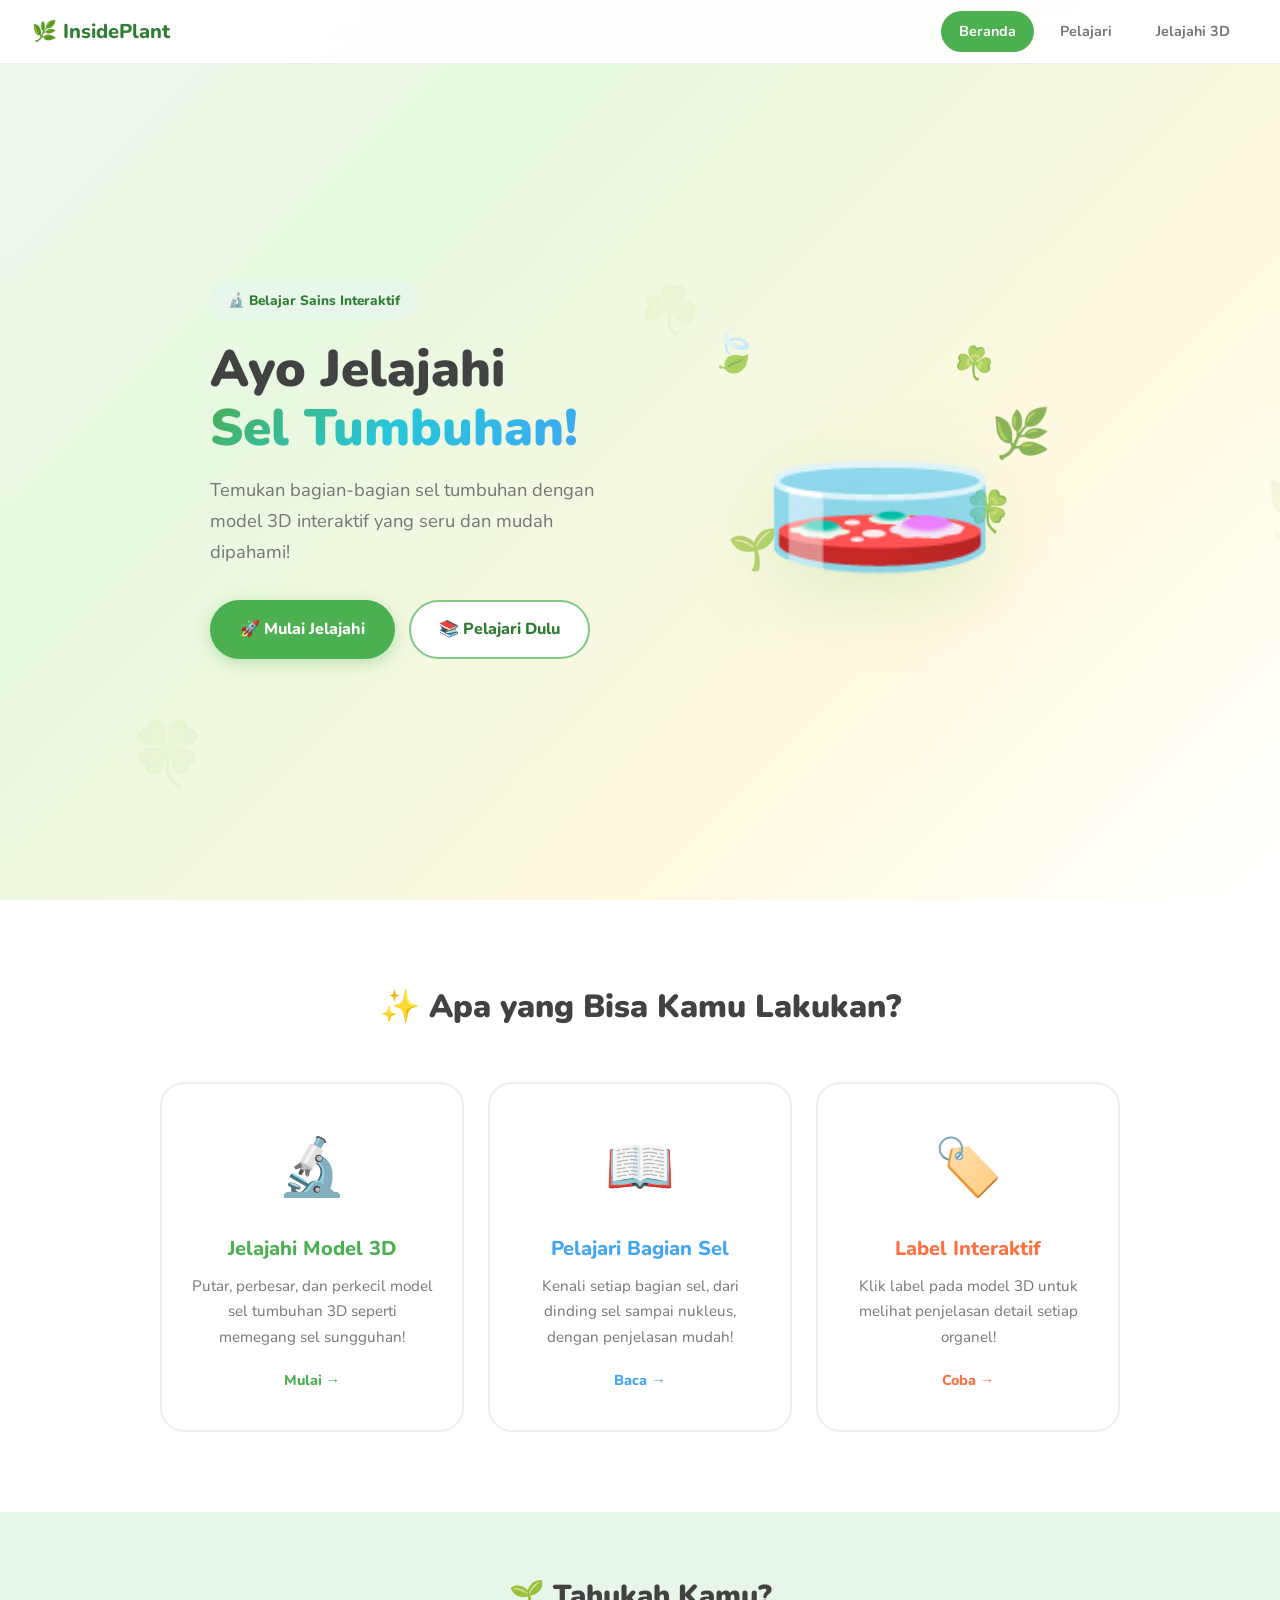
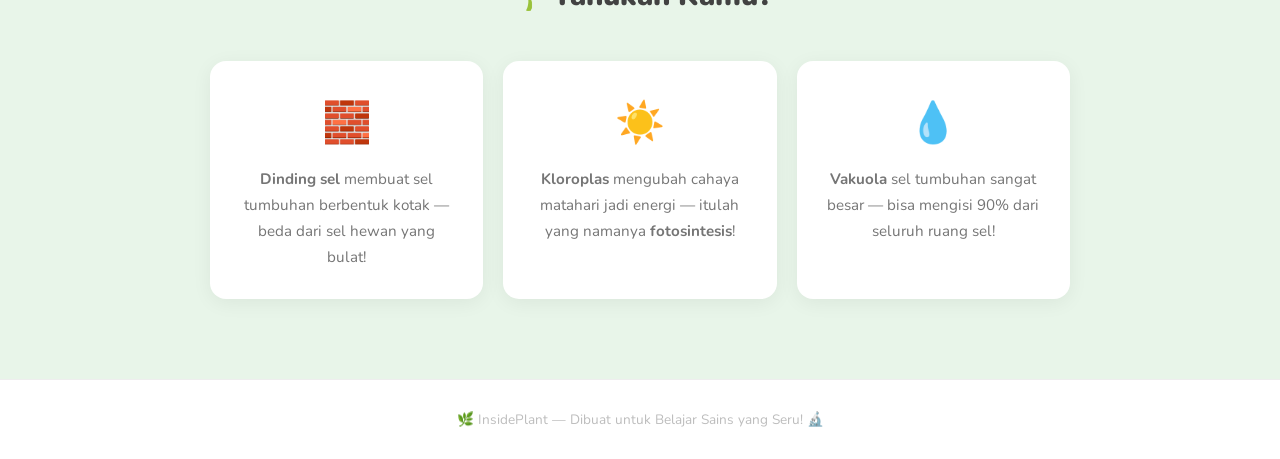
<file: index.html>
<!DOCTYPE html>
<html lang="id">
<head>
  <meta charset="UTF-8">
  <meta name="viewport" content="width=device-width, initial-scale=1.0">
  <title>InsidePlant - Petualangan Sains</title>
  <link rel="stylesheet" href="style.css">
</head>
<body class="page-landing">

  <!-- Navbar -->
  <nav class="navbar">
    <a href="index.html" class="nav-brand">🌿 InsidePlant</a>
    <div class="nav-links" id="navLinks">
      <a href="index.html" class="active">Beranda</a>
      <a href="info.html">Pelajari</a>
      <a href="viewer.html">Jelajahi 3D</a>
    </div>
    <button class="nav-hamburger" onclick="document.getElementById('navLinks').classList.toggle('open')">☰</button>
  </nav>

  <!-- Hero -->
  <section class="hero">
    <div class="hero-content">
      <div class="hero-badge">🔬 Belajar Sains Interaktif</div>
      <h1>Ayo Jelajahi<br><span class="text-gradient">Sel Tumbuhan!</span></h1>
      <p>Temukan bagian-bagian sel tumbuhan dengan model 3D interaktif yang seru dan mudah dipahami!</p>
      <div class="hero-buttons">
        <a href="viewer.html" class="btn btn-primary">🚀 Mulai Jelajahi</a>
        <a href="info.html" class="btn btn-secondary">📚 Pelajari Dulu</a>
      </div>
    </div>
    <div class="hero-visual">
      <div class="leaf leaf-1">🍃</div>
      <div class="leaf leaf-2">🌿</div>
      <div class="leaf leaf-3">🌱</div>
      <div class="leaf leaf-4">☘️</div>
      <div class="leaf leaf-5">🍀</div>
      <div class="hero-cell">🧫</div>
    </div>
  </section>

  <!-- Features -->
  <section class="features">
    <h2>✨ Apa yang Bisa Kamu Lakukan?</h2>
    <div class="features-grid">
      <div class="feature-card" style="--card-color: #4CAF50">
        <div class="feature-icon">🔬</div>
        <h3>Jelajahi Model 3D</h3>
        <p>Putar, perbesar, dan perkecil model sel tumbuhan 3D seperti memegang sel sungguhan!</p>
        <a href="viewer.html" class="card-link">Mulai →</a>
      </div>
      <div class="feature-card" style="--card-color: #42A5F5">
        <div class="feature-icon">📖</div>
        <h3>Pelajari Bagian Sel</h3>
        <p>Kenali setiap bagian sel, dari dinding sel sampai nukleus, dengan penjelasan mudah!</p>
        <a href="info.html" class="card-link">Baca →</a>
      </div>
      <div class="feature-card" style="--card-color: #FF7043">
        <div class="feature-icon">🏷️</div>
        <h3>Label Interaktif</h3>
        <p>Klik label pada model 3D untuk melihat penjelasan detail setiap organel!</p>
        <a href="viewer.html" class="card-link">Coba →</a>
      </div>
    </div>
  </section>

  <!-- Fun Facts -->
  <section class="fun-facts">
    <h2>🌱 Tahukah Kamu?</h2>
    <div class="facts-grid">
      <div class="fact-card">
        <span class="fact-emoji">🧱</span>
        <p><strong>Dinding sel</strong> membuat sel tumbuhan berbentuk kotak — beda dari sel hewan yang bulat!</p>
      </div>
      <div class="fact-card">
        <span class="fact-emoji">☀️</span>
        <p><strong>Kloroplas</strong> mengubah cahaya matahari jadi energi — itulah yang namanya <strong>fotosintesis</strong>!</p>
      </div>
      <div class="fact-card">
        <span class="fact-emoji">💧</span>
        <p><strong>Vakuola</strong> sel tumbuhan sangat besar — bisa mengisi 90% dari seluruh ruang sel!</p>
      </div>
    </div>
  </section>

  <!-- Footer -->
  <footer>
    <p>🌿 InsidePlant — Dibuat untuk Belajar Sains yang Seru! 🔬</p>
  </footer>

  <!-- Background Decorations -->
  <div class="bg-decoration">
    <div class="deco-leaf dl-1">🍃</div>
    <div class="deco-leaf dl-2">🌿</div>
    <div class="deco-leaf dl-3">🍀</div>
    <div class="deco-leaf dl-4">☘️</div>
  </div>

</body>
</html>
</file>
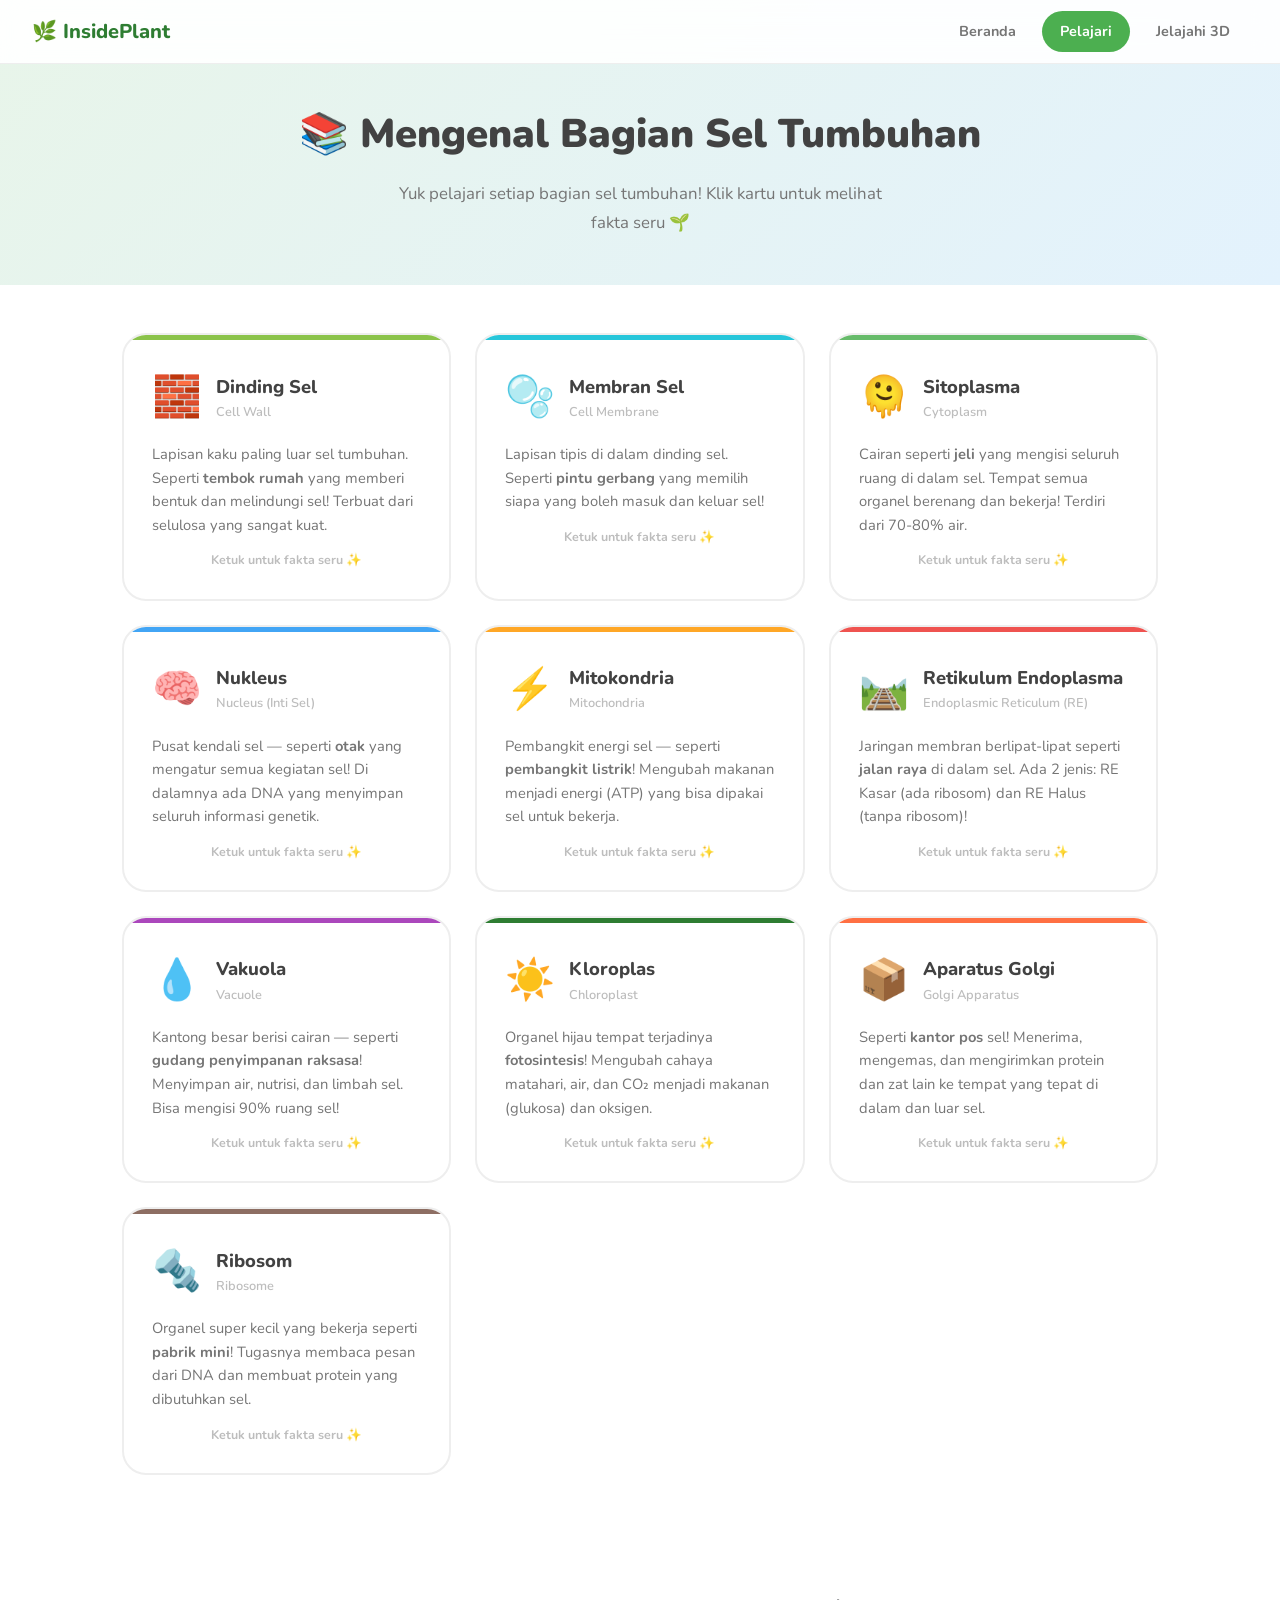
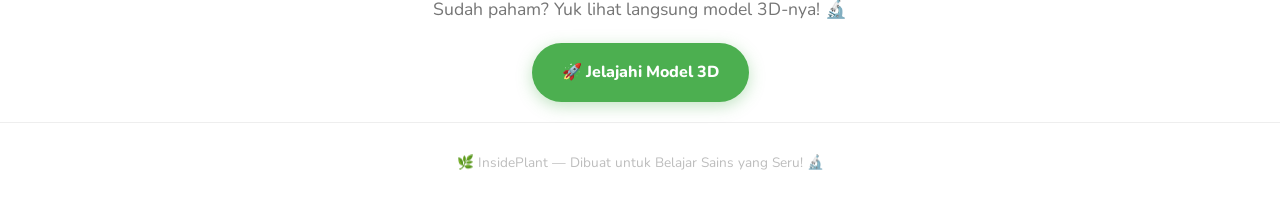
<file: info.html>
<!DOCTYPE html>
<html lang="id">
<head>
  <meta charset="UTF-8">
  <meta name="viewport" content="width=device-width, initial-scale=1.0">
  <title>Pelajari Sel Tumbuhan - InsidePlant</title>
  <link rel="stylesheet" href="style.css">
</head>
<body class="page-info">

  <!-- Navbar -->
  <nav class="navbar">
    <a href="index.html" class="nav-brand">🌿 InsidePlant</a>
    <div class="nav-links" id="navLinks">
      <a href="index.html">Beranda</a>
      <a href="info.html" class="active">Pelajari</a>
      <a href="viewer.html">Jelajahi 3D</a>
    </div>
    <button class="nav-hamburger" onclick="document.getElementById('navLinks').classList.toggle('open')">☰</button>
  </nav>

  <!-- Header -->
  <section class="info-header">
    <h1>📚 Mengenal Bagian Sel Tumbuhan</h1>
    <p>Yuk pelajari setiap bagian sel tumbuhan! Klik kartu untuk melihat fakta seru 🌱</p>
  </section>

  <!-- Organelle Cards -->
  <section class="organelles">
    <div class="organelles-grid">

      <!-- 1. Dinding Sel -->
      <div class="org-card" style="--org-color: #8BC34A" onclick="this.classList.toggle('expanded')">
        <div class="org-top">
          <span class="org-emoji">🧱</span>
          <div>
            <div class="org-title">Dinding Sel</div>
            <div class="org-subtitle">Cell Wall</div>
          </div>
        </div>
        <div class="org-desc">Lapisan kaku paling luar sel tumbuhan. Seperti <strong>tembok rumah</strong> yang memberi bentuk dan melindungi sel! Terbuat dari selulosa yang sangat kuat.</div>
        <div class="org-fun">
          <span class="fun-label">💡 Fakta Seru</span>
          Dinding sel hanya ada di sel tumbuhan, TIDAK ada di sel hewan! Itulah kenapa tumbuhan bisa berdiri tegak. Selulosa di dinding sel juga dipakai untuk membuat kertas lho!
        </div>
        <div class="expand-hint">Ketuk untuk fakta seru ✨</div>
      </div>

      <!-- 2. Membran Sel -->
      <div class="org-card" style="--org-color: #26C6DA" onclick="this.classList.toggle('expanded')">
        <div class="org-top">
          <span class="org-emoji">🫧</span>
          <div>
            <div class="org-title">Membran Sel</div>
            <div class="org-subtitle">Cell Membrane</div>
          </div>
        </div>
        <div class="org-desc">Lapisan tipis di dalam dinding sel. Seperti <strong>pintu gerbang</strong> yang memilih siapa yang boleh masuk dan keluar sel!</div>
        <div class="org-fun">
          <span class="fun-label">💡 Fakta Seru</span>
          Membran sel sangat tipis — hanya sekitar 7 nanometer! Itu 10.000 kali lebih tipis dari selembar kertas. Tapi hebatnya, dia bisa memilih zat mana yang boleh lewat!
        </div>
        <div class="expand-hint">Ketuk untuk fakta seru ✨</div>
      </div>

      <!-- 3. Sitoplasma -->
      <div class="org-card" style="--org-color: #66BB6A" onclick="this.classList.toggle('expanded')">
        <div class="org-top">
          <span class="org-emoji">🫠</span>
          <div>
            <div class="org-title">Sitoplasma</div>
            <div class="org-subtitle">Cytoplasm</div>
          </div>
        </div>
        <div class="org-desc">Cairan seperti <strong>jeli</strong> yang mengisi seluruh ruang di dalam sel. Tempat semua organel berenang dan bekerja! Terdiri dari 70-80% air.</div>
        <div class="org-fun">
          <span class="fun-label">💡 Fakta Seru</span>
          Sitoplasma itu kayak kolam renang buat organel! Semua aktivitas penting sel terjadi di sini. Bayangkan seperti kota yang sibuk — semua orang bekerja di dalamnya!
        </div>
        <div class="expand-hint">Ketuk untuk fakta seru ✨</div>
      </div>

      <!-- 4. Nukleus -->
      <div class="org-card" style="--org-color: #42A5F5" onclick="this.classList.toggle('expanded')">
        <div class="org-top">
          <span class="org-emoji">🧠</span>
          <div>
            <div class="org-title">Nukleus</div>
            <div class="org-subtitle">Nucleus (Inti Sel)</div>
          </div>
        </div>
        <div class="org-desc">Pusat kendali sel — seperti <strong>otak</strong> yang mengatur semua kegiatan sel! Di dalamnya ada DNA yang menyimpan seluruh informasi genetik.</div>
        <div class="org-fun">
          <span class="fun-label">💡 Fakta Seru</span>
          Kalau DNA dalam satu sel manusia direntangkan, panjangnya bisa mencapai 2 meter! Tapi semuanya dilipat sangat rapi di dalam nukleus yang kecil sekali.
        </div>
        <div class="expand-hint">Ketuk untuk fakta seru ✨</div>
      </div>

      <!-- 5. Mitokondria -->
      <div class="org-card" style="--org-color: #FFA726" onclick="this.classList.toggle('expanded')">
        <div class="org-top">
          <span class="org-emoji">⚡</span>
          <div>
            <div class="org-title">Mitokondria</div>
            <div class="org-subtitle">Mitochondria</div>
          </div>
        </div>
        <div class="org-desc">Pembangkit energi sel — seperti <strong>pembangkit listrik</strong>! Mengubah makanan menjadi energi (ATP) yang bisa dipakai sel untuk bekerja.</div>
        <div class="org-fun">
          <span class="fun-label">💡 Fakta Seru</span>
          Mitokondria punya DNA sendiri yang berbeda dari DNA di nukleus! Para ilmuwan percaya mitokondria dulunya adalah bakteri yang "dimakan" oleh sel jutaan tahun lalu, lalu mereka hidup bersama.
        </div>
        <div class="expand-hint">Ketuk untuk fakta seru ✨</div>
      </div>

      <!-- 6. Retikulum Endoplasma -->
      <div class="org-card" style="--org-color: #EF5350" onclick="this.classList.toggle('expanded')">
        <div class="org-top">
          <span class="org-emoji">🛤️</span>
          <div>
            <div class="org-title">Retikulum Endoplasma</div>
            <div class="org-subtitle">Endoplasmic Reticulum (RE)</div>
          </div>
        </div>
        <div class="org-desc">Jaringan membran berlipat-lipat seperti <strong>jalan raya</strong> di dalam sel. Ada 2 jenis: RE Kasar (ada ribosom) dan RE Halus (tanpa ribosom)!</div>
        <div class="org-fun">
          <span class="fun-label">💡 Fakta Seru</span>
          Kalau RE Kasar direntangkan, luasnya bisa 30 kali lebih besar dari membran sel! RE Kasar sibuk membuat protein, sedangkan RE Halus membuat lemak dan menyingkirkan racun.
        </div>
        <div class="expand-hint">Ketuk untuk fakta seru ✨</div>
      </div>

      <!-- 7. Vakuola -->
      <div class="org-card" style="--org-color: #AB47BC" onclick="this.classList.toggle('expanded')">
        <div class="org-top">
          <span class="org-emoji">💧</span>
          <div>
            <div class="org-title">Vakuola</div>
            <div class="org-subtitle">Vacuole</div>
          </div>
        </div>
        <div class="org-desc">Kantong besar berisi cairan — seperti <strong>gudang penyimpanan raksasa</strong>! Menyimpan air, nutrisi, dan limbah sel. Bisa mengisi 90% ruang sel!</div>
        <div class="org-fun">
          <span class="fun-label">💡 Fakta Seru</span>
          Vakuola sel tumbuhan SANGAT besar! Saking besarnya, organel lain terdorong ke pinggir. Saat tumbuhan layu, itu karena vakuolanya kehilangan air. Siram air = vakuola terisi lagi = tumbuhan tegak!
        </div>
        <div class="expand-hint">Ketuk untuk fakta seru ✨</div>
      </div>

      <!-- 8. Kloroplas -->
      <div class="org-card" style="--org-color: #2E7D32" onclick="this.classList.toggle('expanded')">
        <div class="org-top">
          <span class="org-emoji">☀️</span>
          <div>
            <div class="org-title">Kloroplas</div>
            <div class="org-subtitle">Chloroplast</div>
          </div>
        </div>
        <div class="org-desc">Organel hijau tempat terjadinya <strong>fotosintesis</strong>! Mengubah cahaya matahari, air, dan CO₂ menjadi makanan (glukosa) dan oksigen.</div>
        <div class="org-fun">
          <span class="fun-label">💡 Fakta Seru</span>
          Kloroplas mengandung klorofil yang membuat daun berwarna hijau! Saat musim gugur, klorofil rusak sehingga daun berubah warna jadi kuning dan merah. Kloroplas juga punya DNA sendiri!
        </div>
        <div class="expand-hint">Ketuk untuk fakta seru ✨</div>
      </div>

      <!-- 9. Aparatus Golgi -->
      <div class="org-card" style="--org-color: #FF7043" onclick="this.classList.toggle('expanded')">
        <div class="org-top">
          <span class="org-emoji">📦</span>
          <div>
            <div class="org-title">Aparatus Golgi</div>
            <div class="org-subtitle">Golgi Apparatus</div>
          </div>
        </div>
        <div class="org-desc">Seperti <strong>kantor pos</strong> sel! Menerima, mengemas, dan mengirimkan protein dan zat lain ke tempat yang tepat di dalam dan luar sel.</div>
        <div class="org-fun">
          <span class="fun-label">💡 Fakta Seru</span>
          Aparatus Golgi dinamai dari ilmuwan Italia, Camillo Golgi, yang menemukannya tahun 1898. Satu sel bisa punya 10-20 aparatus Golgi yang bekerja tanpa henti seperti pabrik pengiriman paket!
        </div>
        <div class="expand-hint">Ketuk untuk fakta seru ✨</div>
      </div>

      <!-- 10. Ribosom -->
      <div class="org-card" style="--org-color: #8D6E63" onclick="this.classList.toggle('expanded')">
        <div class="org-top">
          <span class="org-emoji">🔩</span>
          <div>
            <div class="org-title">Ribosom</div>
            <div class="org-subtitle">Ribosome</div>
          </div>
        </div>
        <div class="org-desc">Organel super kecil yang bekerja seperti <strong>pabrik mini</strong>! Tugasnya membaca pesan dari DNA dan membuat protein yang dibutuhkan sel.</div>
        <div class="org-fun">
          <span class="fun-label">💡 Fakta Seru</span>
          Satu sel bisa punya JUTAAN ribosom! Mereka sangat kecil — cuma 25 nanometer. Beberapa menempel di RE Kasar (seperti pekerja di pabrik), beberapa mengapung bebas di sitoplasma.
        </div>
        <div class="expand-hint">Ketuk untuk fakta seru ✨</div>
      </div>

    </div>
  </section>

  <!-- CTA -->
  <section class="info-cta">
    <p>Sudah paham? Yuk lihat langsung model 3D-nya! 🔬</p>
    <a href="viewer.html" class="btn btn-primary">🚀 Jelajahi Model 3D</a>
  </section>

  <!-- Footer -->
  <footer>
    <p>🌿 InsidePlant — Dibuat untuk Belajar Sains yang Seru! 🔬</p>
  </footer>

</body>
</html>
</file>
<file: style.css>
@import url('https://fonts.googleapis.com/css2?family=Nunito:wght@400;600;700;800;900&display=swap');

/* ═══════════════════════════════════════════
   CSS Variables
   ═══════════════════════════════════════════ */
:root {
  --green: #4CAF50;
  --green-light: #81C784;
  --green-pale: #E8F5E9;
  --green-dark: #2E7D32;
  --yellow: #FFD54F;
  --yellow-light: #FFF9C4;
  --blue: #42A5F5;
  --blue-light: #BBDEFB;
  --pink: #F06292;
  --orange: #FF7043;
  --purple: #AB47BC;
  --cyan: #26C6DA;
  --red: #EF5350;
  --white: #FFFFFF;
  --gray-50: #FAFAFA;
  --gray-100: #F5F5F5;
  --gray-200: #EEEEEE;
  --gray-400: #BDBDBD;
  --gray-600: #757575;
  --gray-800: #424242;
  --radius: 16px;
  --radius-sm: 10px;
  --radius-lg: 24px;
  --radius-full: 999px;
  --shadow: 0 4px 20px rgba(0,0,0,0.06);
  --shadow-md: 0 6px 24px rgba(0,0,0,0.1);
  --shadow-lg: 0 12px 40px rgba(0,0,0,0.12);
  --transition: 0.3s cubic-bezier(0.4, 0, 0.2, 1);
}

*, *::before, *::after { margin: 0; padding: 0; box-sizing: border-box; }

html { scroll-behavior: smooth; }

body {
  font-family: 'Nunito', sans-serif;
  background: var(--white);
  color: var(--gray-800);
  line-height: 1.7;
  overflow-x: hidden;
  min-height: 100vh;
}

a { text-decoration: none; color: inherit; }
img { max-width: 100%; display: block; }
button { font-family: inherit; cursor: pointer; border: none; }

/* ═══════════════════════════════════════════
   Navbar
   ═══════════════════════════════════════════ */
.navbar {
  position: fixed; top: 0; left: 0; right: 0; z-index: 100;
  display: flex; align-items: center; justify-content: space-between;
  padding: 0 32px; height: 64px;
  background: rgba(255,255,255,0.92);
  backdrop-filter: blur(12px);
  border-bottom: 1px solid var(--gray-200);
}

.nav-brand {
  font-size: 1.25rem; font-weight: 800;
  color: var(--green-dark);
  display: flex; align-items: center; gap: 6px;
}

.nav-links { display: flex; gap: 8px; }

.nav-links a {
  padding: 8px 18px; border-radius: var(--radius-full);
  font-weight: 700; font-size: 0.9rem;
  color: var(--gray-600);
  transition: var(--transition);
}
.nav-links a:hover { background: var(--green-pale); color: var(--green-dark); }
.nav-links a.active { background: var(--green); color: var(--white); }

.nav-hamburger {
  display: none; background: none; border: none;
  font-size: 1.5rem; color: var(--gray-800);
}

/* ═══════════════════════════════════════════
   Buttons
   ═══════════════════════════════════════════ */
.btn {
  display: inline-flex; align-items: center; gap: 8px;
  padding: 14px 28px; border-radius: var(--radius-full);
  font-weight: 800; font-size: 1rem;
  transition: var(--transition);
  border: 2px solid transparent;
}
.btn-primary {
  background: var(--green); color: var(--white);
  box-shadow: 0 4px 16px rgba(76,175,80,0.35);
}
.btn-primary:hover { background: var(--green-dark); transform: translateY(-2px); box-shadow: 0 8px 24px rgba(76,175,80,0.4); }

.btn-secondary {
  background: var(--white); color: var(--green-dark);
  border-color: var(--green-light);
}
.btn-secondary:hover { background: var(--green-pale); transform: translateY(-2px); }

.btn-sm { padding: 10px 20px; font-size: 0.85rem; }

/* ═══════════════════════════════════════════
   LANDING PAGE
   ═══════════════════════════════════════════ */

/* Hero */
.hero {
  min-height: 100vh; padding: 100px 32px 60px;
  display: flex; align-items: center; justify-content: center;
  gap: 60px;
  background: linear-gradient(135deg, #f0faf1 0%, #e8f8e0 30%, #fff9e0 70%, #fff 100%);
  position: relative; overflow: hidden;
}

.hero-content { max-width: 520px; z-index: 2; }

.hero-badge {
  display: inline-block;
  padding: 8px 18px; border-radius: var(--radius-full);
  background: var(--green-pale); color: var(--green-dark);
  font-weight: 800; font-size: 0.85rem;
  margin-bottom: 20px;
}

.hero h1 {
  font-size: 3.2rem; font-weight: 900; line-height: 1.15;
  margin-bottom: 16px;
}

.text-gradient {
  background: linear-gradient(135deg, var(--green) 0%, var(--cyan) 50%, var(--blue) 100%);
  -webkit-background-clip: text; background-clip: text;
  -webkit-text-fill-color: transparent;
}

.hero p {
  font-size: 1.15rem; color: var(--gray-600);
  margin-bottom: 32px; max-width: 420px;
}

.hero-buttons { display: flex; gap: 14px; flex-wrap: wrap; }

.hero-visual {
  position: relative; width: 380px; height: 380px;
  flex-shrink: 0; z-index: 1;
}

.hero-cell {
  width: 100%; height: 100%;
  display: flex; align-items: center; justify-content: center;
  font-size: 12rem;
  filter: drop-shadow(0 20px 40px rgba(76,175,80,0.2));
  animation: hero-float 4s ease-in-out infinite;
}

@keyframes hero-float {
  0%, 100% { transform: translateY(0); }
  50% { transform: translateY(-20px); }
}

/* Floating leaves */
.leaf {
  position: absolute; font-size: 2.5rem;
  animation: leaf-float 6s ease-in-out infinite;
  opacity: 0.7; z-index: 0;
}
.leaf-1 { top: 10%; left: 5%; animation-delay: 0s; }
.leaf-2 { top: 30%; right: 5%; animation-delay: 1s; font-size: 3rem; }
.leaf-3 { bottom: 20%; left: 10%; animation-delay: 2s; }
.leaf-4 { top: 15%; right: 20%; animation-delay: 0.5s; font-size: 2rem; }
.leaf-5 { bottom: 30%; right: 15%; animation-delay: 3s; }

@keyframes leaf-float {
  0%, 100% { transform: translateY(0) rotate(0deg); }
  25% { transform: translateY(-15px) rotate(5deg); }
  50% { transform: translateY(-8px) rotate(-3deg); }
  75% { transform: translateY(-20px) rotate(8deg); }
}

/* Features */
.features {
  padding: 80px 32px;
  text-align: center;
}
.features > h2 {
  font-size: 2rem; font-weight: 900;
  margin-bottom: 48px;
}
.features-grid {
  display: grid; grid-template-columns: repeat(auto-fit, minmax(280px, 1fr));
  gap: 24px; max-width: 960px; margin: 0 auto;
}

.feature-card {
  background: var(--white);
  border: 2px solid var(--gray-200);
  border-radius: var(--radius-lg);
  padding: 36px 28px;
  transition: var(--transition);
  text-align: center;
}
.feature-card:hover {
  transform: translateY(-6px);
  box-shadow: var(--shadow-lg);
  border-color: var(--card-color, var(--green));
}
.feature-icon {
  font-size: 3.5rem; margin-bottom: 16px;
  display: inline-block;
  animation: icon-bounce 2s ease-in-out infinite;
}
@keyframes icon-bounce {
  0%, 100% { transform: scale(1); }
  50% { transform: scale(1.1); }
}
.feature-card h3 {
  font-size: 1.25rem; font-weight: 800; margin-bottom: 8px;
  color: var(--card-color, var(--green-dark));
}
.feature-card p {
  font-size: 0.95rem; color: var(--gray-600); margin-bottom: 16px;
}
.card-link {
  font-weight: 800; font-size: 0.9rem;
  color: var(--card-color, var(--green));
}
.card-link:hover { text-decoration: underline; }

/* Fun Facts */
.fun-facts {
  padding: 60px 32px 80px;
  background: var(--green-pale);
  text-align: center;
}
.fun-facts > h2 { font-size: 1.8rem; font-weight: 900; margin-bottom: 40px; }

.facts-grid {
  display: grid; grid-template-columns: repeat(auto-fit, minmax(250px, 1fr));
  gap: 20px; max-width: 860px; margin: 0 auto;
}
.fact-card {
  background: var(--white);
  border-radius: var(--radius);
  padding: 28px;
  box-shadow: var(--shadow);
  text-align: center;
  transition: var(--transition);
}
.fact-card:hover { transform: translateY(-4px); box-shadow: var(--shadow-md); }
.fact-emoji { font-size: 2.5rem; display: block; margin-bottom: 10px; }
.fact-card p { font-size: 0.95rem; color: var(--gray-600); }

/* Footer */
footer {
  padding: 28px 32px;
  text-align: center;
  border-top: 1px solid var(--gray-200);
  color: var(--gray-400);
  font-size: 0.85rem;
}

/* BG decorations */
.bg-decoration {
  position: fixed; top: 0; left: 0; right: 0; bottom: 0;
  pointer-events: none; z-index: 0;
}
.deco-leaf {
  position: absolute; font-size: 4rem; opacity: 0.06;
  animation: deco-drift 20s linear infinite;
}
.dl-1 { top: 10%; left: -5%; animation-duration: 25s; }
.dl-2 { top: 50%; right: -5%; animation-duration: 30s; animation-delay: 5s; }
.dl-3 { bottom: 10%; left: 10%; animation-duration: 22s; animation-delay: 8s; }
.dl-4 { top: 30%; left: 50%; animation-duration: 28s; animation-delay: 12s; font-size: 3rem; }

@keyframes deco-drift {
  0% { transform: translateY(0) rotate(0deg); opacity: 0.06; }
  50% { transform: translateY(-40px) rotate(180deg); opacity: 0.1; }
  100% { transform: translateY(0) rotate(360deg); opacity: 0.06; }
}

/* ═══════════════════════════════════════════
   INFO PAGE
   ═══════════════════════════════════════════ */
.info-header {
  padding: 100px 32px 48px;
  text-align: center;
  background: linear-gradient(135deg, #e8f5e9, #e3f2fd);
}
.info-header h1 { font-size: 2.5rem; font-weight: 900; margin-bottom: 12px; }
.info-header p { font-size: 1.05rem; color: var(--gray-600); max-width: 500px; margin: 0 auto; }

.organelles {
  padding: 48px 32px 80px;
  max-width: 1100px; margin: 0 auto;
}
.organelles-grid {
  display: grid; grid-template-columns: repeat(auto-fill, minmax(300px, 1fr));
  gap: 24px;
}

.org-card {
  background: var(--white);
  border: 2px solid var(--gray-200);
  border-radius: var(--radius-lg);
  padding: 28px;
  transition: var(--transition);
  cursor: pointer;
  position: relative;
  overflow: hidden;
}
.org-card::before {
  content: '';
  position: absolute; top: 0; left: 0; right: 0;
  height: 5px; border-radius: var(--radius-lg) var(--radius-lg) 0 0;
  background: var(--org-color, var(--green));
}
.org-card:hover {
  transform: translateY(-4px);
  box-shadow: 0 8px 30px color-mix(in srgb, var(--org-color, var(--green)) 20%, transparent);
  border-color: var(--org-color, var(--green));
}

.org-card .org-top { display: flex; align-items: center; gap: 14px; margin-bottom: 12px; }
.org-card .org-emoji { font-size: 2.5rem; }
.org-card .org-title { font-size: 1.15rem; font-weight: 800; }
.org-card .org-subtitle { font-size: 0.8rem; color: var(--gray-400); font-weight: 600; }
.org-card .org-desc { font-size: 0.92rem; color: var(--gray-600); line-height: 1.6; }
.org-card .org-fun {
  margin-top: 14px;
  padding: 12px 16px;
  background: var(--gray-50);
  border-radius: var(--radius-sm);
  font-size: 0.85rem;
  color: var(--gray-600);
  display: none;
}
.org-card .org-fun .fun-label {
  font-weight: 800; color: var(--org-color, var(--green));
  display: block; margin-bottom: 4px;
}
.org-card.expanded .org-fun { display: block; }
.org-card .expand-hint {
  margin-top: 12px;
  font-size: 0.78rem;
  color: var(--gray-400);
  font-weight: 700;
  text-align: center;
}
.org-card.expanded .expand-hint { display: none; }

.info-cta {
  text-align: center;
  padding: 40px 32px 20px;
  max-width: 1100px; margin: 0 auto;
}
.info-cta p { font-size: 1.1rem; color: var(--gray-600); margin-bottom: 18px; }

/* ═══════════════════════════════════════════
   VIEWER PAGE
   ═══════════════════════════════════════════ */
.page-viewer { height: 100vh; display: flex; flex-direction: column; overflow: hidden; }

.viewer-nav {
  display: flex; align-items: center; justify-content: space-between;
  padding: 0 20px; height: 56px; flex-shrink: 0;
  background: var(--white);
  border-bottom: 1px solid var(--gray-200);
  z-index: 50;
}
.viewer-nav .vn-left { display: flex; align-items: center; gap: 12px; }
.viewer-nav .vn-back {
  width: 36px; height: 36px; border-radius: var(--radius-sm);
  background: var(--gray-100); color: var(--gray-600);
  display: flex; align-items: center; justify-content: center;
  font-size: 1.1rem; transition: var(--transition);
}
.viewer-nav .vn-back:hover { background: var(--green-pale); color: var(--green-dark); }
.viewer-nav .vn-title { font-weight: 800; font-size: 1rem; color: var(--green-dark); }
.viewer-nav .vn-right { display: flex; gap: 8px; }

.vn-btn {
  height: 36px; padding: 0 14px; border-radius: var(--radius-sm);
  background: var(--gray-100); color: var(--gray-600);
  font-weight: 700; font-size: 0.82rem;
  display: flex; align-items: center; gap: 6px;
  transition: var(--transition);
}
.vn-btn:hover { background: var(--green-pale); color: var(--green-dark); }
.vn-btn.active { background: var(--green); color: var(--white); }

/* Viewport & canvas */
.viewer-body { flex: 1; display: flex; position: relative; overflow: hidden; }

#viewer-wrap {
  flex: 1; position: relative;
  background: linear-gradient(180deg, #f5f9f5 0%, #eef5ee 100%);
}
#three-canvas { display: block; width: 100%; height: 100%; }

/* Loading */
#loading {
  position: absolute; inset: 0;
  display: flex; flex-direction: column;
  align-items: center; justify-content: center;
  background: var(--white);
  z-index: 30;
  transition: opacity 0.4s;
}
#loading.hidden { opacity: 0; pointer-events: none; }

.spinner {
  width: 48px; height: 48px;
  border: 4px solid var(--green-pale);
  border-top-color: var(--green);
  border-radius: 50%;
  animation: spin 0.8s linear infinite;
  margin-bottom: 16px;
}
@keyframes spin { to { transform: rotate(360deg); } }

.progress-wrap {
  width: 200px; height: 6px;
  background: var(--gray-200);
  border-radius: var(--radius-full);
  overflow: hidden; margin-bottom: 10px;
}
#progress-bar {
  height: 100%; width: 0%;
  background: linear-gradient(90deg, var(--green-light), var(--green));
  border-radius: var(--radius-full);
  transition: width 0.3s;
}
#load-label { font-size: 0.82rem; color: var(--gray-400); font-weight: 600; }

/* Controls hint */
#controls-hint {
  position: absolute; bottom: 20px; left: 50%;
  transform: translateX(-50%);
  background: rgba(255,255,255,0.9);
  backdrop-filter: blur(8px);
  padding: 10px 20px; border-radius: var(--radius-full);
  font-size: 0.8rem; color: var(--gray-600);
  box-shadow: var(--shadow);
  transition: opacity 0.5s; z-index: 10;
  white-space: nowrap;
}
#controls-hint span { color: var(--green); font-weight: 700; }

/* Viewer plant background decorations */
.viewer-plants {
  position: fixed; inset: 0;
  pointer-events: none; z-index: 0;
  overflow: hidden;
}
.vp {
  position: absolute;
  font-size: 3.5rem;
  opacity: 0.25;
  filter: hue-rotate(-10deg) saturate(2.5) brightness(0.6);
  animation: vp-sway 12s ease-in-out infinite;
}
.vp-1 { bottom: 3%; left: 2%; font-size: 5rem; animation-delay: 0s; }
.vp-2 { top: 10%; right: 2%; font-size: 3.5rem; animation-delay: 2s; }
.vp-3 { bottom: 12%; right: 5%; font-size: 4.5rem; animation-delay: 4s; }
.vp-4 { top: 38%; left: 1%; font-size: 3rem; animation-delay: 1s; }
.vp-5 { bottom: 38%; right: 1%; font-size: 3.5rem; animation-delay: 3s; }
.vp-6 { top: 6%; left: 7%; font-size: 2.8rem; animation-delay: 5s; }

@keyframes vp-sway {
  0%, 100% { transform: translateY(0) rotate(0deg); }
  25% { transform: translateY(-8px) rotate(3deg); }
  50% { transform: translateY(-4px) rotate(-2deg); }
  75% { transform: translateY(-12px) rotate(5deg); }
}

/* Settings Panel */
.settings-panel {
  width: 300px; flex-shrink: 0;
  background: var(--white);
  border-left: 1px solid var(--gray-200);
  overflow-y: auto;
  padding: 20px;
  transition: margin-right var(--transition);
  z-index: 20;
}
.settings-panel.hidden { margin-right: -300px; }

.sp-section { margin-bottom: 24px; }
.sp-section h3 {
  font-size: 0.78rem; font-weight: 800;
  text-transform: uppercase; letter-spacing: 1px;
  color: var(--gray-400);
  margin-bottom: 12px;
}

.sp-layer {
  display: flex; align-items: center; gap: 10px;
  padding: 10px 14px; border-radius: var(--radius-sm);
  border: 2px solid var(--gray-200);
  cursor: pointer; margin-bottom: 8px;
  transition: var(--transition);
  font-weight: 700; font-size: 0.9rem;
}
.sp-layer:hover { border-color: var(--green-light); }
.sp-layer.active { border-color: var(--green); background: var(--green-pale); }

.sp-dot { width: 12px; height: 12px; border-radius: 50%; flex-shrink: 0; }
.sp-check {
  margin-left: auto;
  width: 22px; height: 22px; border-radius: 6px;
  background: var(--gray-200); color: transparent;
  display: flex; align-items: center; justify-content: center;
  font-size: 0.75rem; font-weight: 800;
  transition: var(--transition);
}
.sp-layer.active .sp-check { background: var(--green); color: var(--white); }

/* Sliders */
.sp-slider label {
  display: flex; justify-content: space-between;
  font-size: 0.85rem; font-weight: 700;
  color: var(--gray-600); margin-bottom: 6px;
}
.sp-slider label span { color: var(--green); }
.sp-slider input[type=range] {
  -webkit-appearance: none; appearance: none;
  width: 100%; height: 6px;
  background: var(--gray-200);
  border-radius: var(--radius-full);
  outline: none;
  margin-bottom: 14px;
}
.sp-slider input[type=range]::-webkit-slider-thumb {
  -webkit-appearance: none; appearance: none;
  width: 18px; height: 18px; border-radius: 50%;
  background: var(--green);
  cursor: pointer;
  box-shadow: 0 2px 6px rgba(76,175,80,0.4);
}

/* Organelle tags in settings */
.sp-tags { display: flex; flex-wrap: wrap; gap: 6px; }
.sp-tag {
  padding: 6px 12px; border-radius: var(--radius-full);
  background: var(--gray-100);
  font-size: 0.78rem; font-weight: 700;
  cursor: pointer;
  transition: var(--transition);
}
.sp-tag:hover { background: var(--green-pale); color: var(--green-dark); }

/* Settings buttons row */
.sp-btns { display: flex; flex-direction: column; gap: 8px; }
.sp-btn {
  width: 100%;
  padding: 12px;
  border-radius: var(--radius-sm);
  font-weight: 800; font-size: 0.85rem;
  text-align: center;
  transition: var(--transition);
}
.sp-btn-primary { background: var(--green); color: var(--white); }
.sp-btn-primary:hover { background: var(--green-dark); }
.sp-btn-outline {
  background: var(--white); color: var(--gray-600);
  border: 2px solid var(--gray-200);
}
.sp-btn-outline:hover { border-color: var(--green-light); color: var(--green-dark); }

/* ── 3D Labels ───────────────────────────── */
.label3d {
  display: flex; align-items: center; gap: 6px;
  background: rgba(255,255,255,0.92);
  backdrop-filter: blur(6px);
  padding: 6px 14px 6px 8px;
  border-radius: var(--radius-full);
  border: 2px solid var(--lc, var(--green));
  box-shadow: 0 2px 12px rgba(0,0,0,0.1);
  cursor: pointer;
  pointer-events: auto;
  transition: box-shadow 0.2s ease, filter 0.2s ease;
  white-space: nowrap;
  font-family: 'Nunito', sans-serif;
}
.label3d:hover {
  box-shadow: 0 4px 20px rgba(0,0,0,0.15);
  filter: brightness(1.05);
}
.label3d .lnum {
  width: 22px; height: 22px; border-radius: 50%;
  background: var(--lc, var(--green));
  color: var(--white);
  display: flex; align-items: center; justify-content: center;
  font-size: 0.7rem; font-weight: 900;
  flex-shrink: 0;
}
.label3d .lname {
  font-size: 0.78rem; font-weight: 800; color: var(--gray-800);
}
.label3d .lsub {
  font-size: 0.65rem; font-weight: 600; color: var(--gray-400);
  margin-left: -2px;
}

/* ── Info Popup ──────────────────────────── */
#info-popup {
  display: none;
  position: absolute;
  top: 50%; left: 50%;
  transform: translate(-50%, -50%);
  width: 370px;
  max-width: calc(100% - 32px);
  background: var(--white);
  border-radius: var(--radius-lg);
  box-shadow: 0 16px 48px rgba(0,0,0,0.18);
  border: 2px solid var(--gray-200);
  padding: 28px;
  z-index: 40;
  max-height: 70vh;
  overflow-y: auto;
}
#info-popup.visible { display: block; animation: popIn 0.25s ease; }

@keyframes popIn {
  from { opacity: 0; transform: translate(-50%, -50%) scale(0.9); }
  to { opacity: 1; transform: translate(-50%, -50%) scale(1); }
}

#info-popup .popup-close {
  position: absolute; top: 14px; right: 14px;
  background: var(--gray-100);
  width: 30px; height: 30px; border-radius: 50%;
  display: flex; align-items: center; justify-content: center;
  font-size: 0.9rem; color: var(--gray-400);
  cursor: pointer; transition: var(--transition);
}
#info-popup .popup-close:hover { background: var(--gray-200); color: var(--gray-800); }

#info-popup .popup-header { display: flex; align-items: center; gap: 12px; margin-bottom: 14px; }
#info-popup .popup-icon { font-size: 1.8rem; }
#info-popup .popup-num {
  width: 28px; height: 28px; border-radius: 50%;
  background: var(--popup-color, var(--green));
  color: var(--white);
  display: flex; align-items: center; justify-content: center;
  font-size: 0.8rem; font-weight: 900;
}
#info-popup .popup-name { font-size: 1.15rem; font-weight: 900; }
#info-popup .popup-sub { font-size: 0.8rem; color: var(--gray-400); font-weight: 600; }

#info-popup .popup-desc {
  font-size: 0.9rem; color: var(--gray-600);
  line-height: 1.6; margin-bottom: 14px;
  padding-bottom: 14px;
  border-bottom: 1px solid var(--gray-200);
}

#info-popup .popup-detail { list-style: none; }
#info-popup .popup-detail li {
  font-size: 0.85rem; color: var(--gray-600);
  padding: 4px 0 4px 18px; position: relative;
}
#info-popup .popup-detail li::before {
  content: '●';
  position: absolute; left: 0;
  color: var(--popup-color, var(--green));
  font-size: 0.6rem;
}

/* ═══════════════════════════════════════════
   Responsive
   ═══════════════════════════════════════════ */
@media (max-width: 768px) {
  .hero {
    flex-direction: column; padding: 90px 24px 40px;
    text-align: center; gap: 30px;
  }
  .hero h1 { font-size: 2.2rem; }
  .hero p { margin-left: auto; margin-right: auto; }
  .hero-buttons { justify-content: center; }
  .hero-visual { width: 240px; height: 240px; }
  .hero-cell { font-size: 8rem; }

  .nav-links { display: none; }
  .nav-links.open {
    display: flex; flex-direction: column;
    position: fixed; top: 64px; left: 0; right: 0;
    background: var(--white); padding: 16px;
    border-bottom: 1px solid var(--gray-200);
    box-shadow: var(--shadow);
  }
  .nav-hamburger { display: block; }

  .features { padding: 48px 24px; }
  .features > h2 { font-size: 1.6rem; }

  .info-header h1 { font-size: 1.8rem; }
  .organelles { padding: 32px 16px 60px; }
  .organelles-grid { grid-template-columns: 1fr; }

  .settings-panel { position: absolute; right: 0; top: 0; bottom: 0; }
  .settings-panel.hidden { margin-right: -300px; }

  #info-popup { top: 50%; left: 50%; right: auto; bottom: auto; width: calc(100% - 24px); max-width: 370px; }
}

@media (max-width: 480px) {
  .hero h1 { font-size: 1.8rem; }
  .hero-visual { width: 180px; height: 180px; }
  .hero-cell { font-size: 6rem; }
  .btn { padding: 12px 22px; font-size: 0.9rem; }
}
</file>
